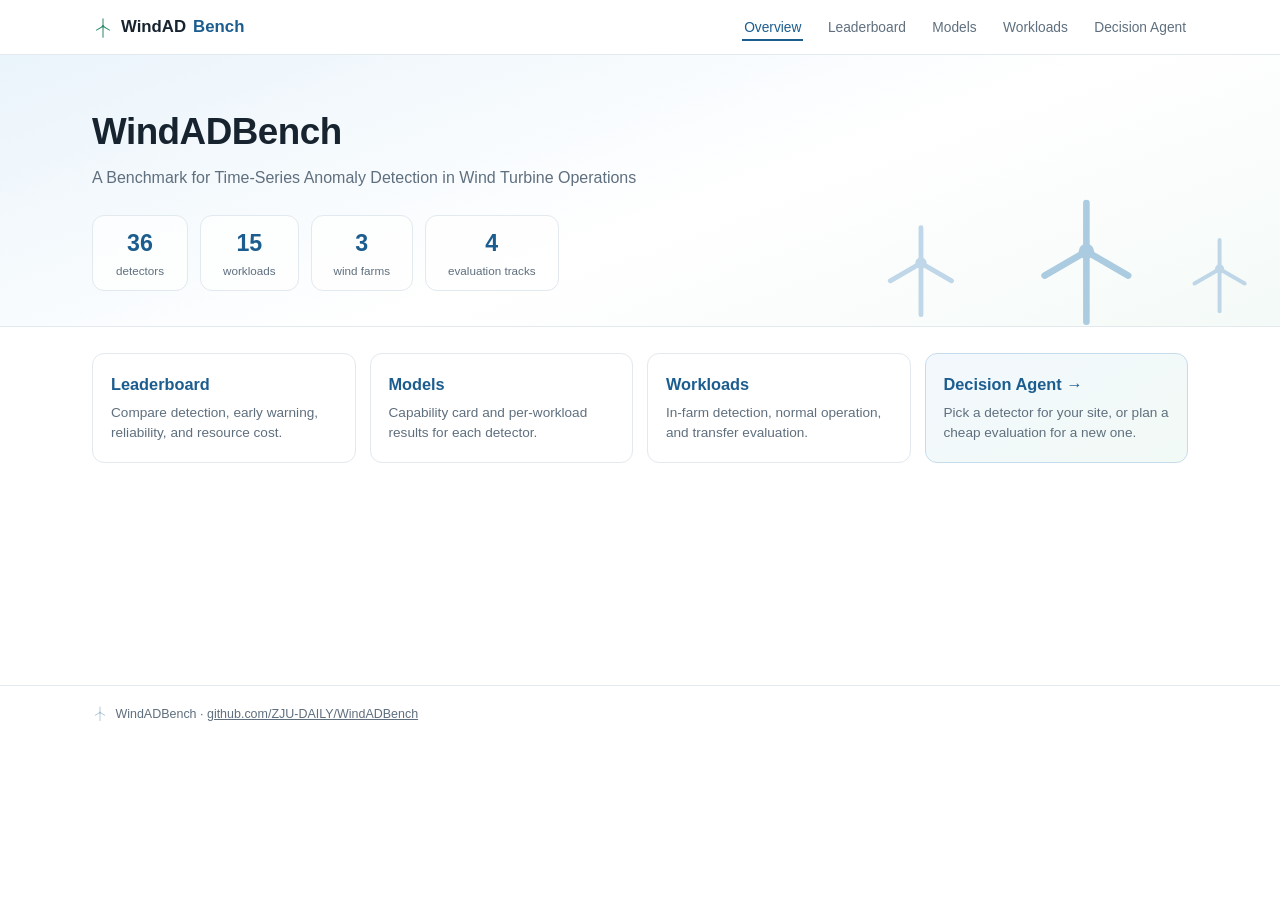
<file: website/website/index.html>
<!DOCTYPE html>
<html lang="en">
<head>
<meta charset="utf-8">
<meta name="viewport" content="width=device-width, initial-scale=1">
<title>WindADBench: A Benchmark for Time-Series Anomaly Detection in Wind Turbine Operations</title>
<link rel="stylesheet" href="style.css">
</head>
<body>

<svg width="0" height="0" style="position:absolute">
  <defs>
    <g id="turbine">
      <line x1="32" y1="30" x2="32" y2="62" stroke="currentColor" stroke-width="3" stroke-linecap="round"/>
      <g stroke="currentColor" stroke-width="3" stroke-linecap="round">
        <line x1="32" y1="30" x2="32" y2="8"/>
        <line x1="32" y1="30" x2="51" y2="41"/>
        <line x1="32" y1="30" x2="13" y2="41"/>
      </g>
      <circle cx="32" cy="30" r="3.5" fill="currentColor"/>
    </g>
  </defs>
</svg>

<nav class="topnav">
  <div class="wrap">
    <a class="brand" href="#overview">
      <svg viewBox="0 0 64 64" class="brand-ico"><use href="#turbine"/></svg>
      WindAD<span>Bench</span>
    </a>
    <div class="links" id="nav">
      <a href="#overview">Overview</a>
      <a href="#leaderboard">Leaderboard</a>
      <a href="#models">Models</a>
      <a href="#workloads">Workloads</a>
      <a href="#agent">Decision Agent</a>
    </div>
  </div>
</nav>

<main id="view-overview" class="view">
  <header class="hero">
    <svg class="hero-turbines" viewBox="0 0 300 120" aria-hidden="true">
      <g class="wt wt1"><use href="#turbine" transform="translate(20,40) scale(1.1)"/></g>
      <g class="wt wt2"><use href="#turbine" transform="translate(120,20) scale(1.5)"/></g>
      <g class="wt wt3"><use href="#turbine" transform="translate(230,50) scale(0.9)"/></g>
    </svg>
    <div class="wrap">
      <h1>WindADBench</h1>
      <p class="tagline">A Benchmark for Time-Series Anomaly Detection in Wind Turbine Operations</p>
      <div class="stats">
        <div class="stat"><b>36</b><span>detectors</span></div>
        <div class="stat"><b>15</b><span>workloads</span></div>
        <div class="stat"><b>3</b><span>wind farms</span></div>
        <div class="stat"><b>4</b><span>evaluation tracks</span></div>
      </div>
    </div>
  </header>
  <div class="wrap">
    <div class="cards entry">
      <a class="card" href="#leaderboard"><h3>Leaderboard</h3>
        <span>Compare detection, early warning, reliability, and resource cost.</span></a>
      <a class="card" href="#models"><h3>Models</h3>
        <span>Capability card and per-workload results for each detector.</span></a>
      <a class="card" href="#workloads"><h3>Workloads</h3>
        <span>In-farm detection, normal operation, and transfer evaluation.</span></a>
      <a class="card hi" href="#agent"><h3>Decision Agent →</h3>
        <span>Pick a detector for your site, or plan a cheap evaluation for a new one.</span></a>
    </div>
  </div>
</main>

<main id="view-leaderboard" class="view">
  <div class="wrap">
    <h2>Leaderboard</h2>
    <div class="fam-legend" id="lb-legend"></div>
    <div class="controls">
      <label>Track
        <select id="lb-track">
          <option value="in-farm">In-farm (T1)</option>
          <option value="normal-reliability">Normal operation (T2)</option>
          <option value="cross-turbine">Cross-turbine (T3)</option>
          <option value="cross-farm">Cross-farm (T4)</option>
        </select></label>
      <label>Workload <select id="lb-workload"></select></label>
      <label>Family <select id="lb-family"></select></label>
      <input id="lb-search" type="search" placeholder="filter models…">
    </div>
    <div class="grouptabs" id="lb-groups"></div>
    <div class="tablewrap tall"><table id="lb-table"></table></div>
    <p class="fineprint">Click a column to rank by it; top-3 highlighted.</p>
    <p class="fineprint" id="lb-note"></p>
  </div>
</main>

<main id="view-models" class="view">
  <div class="wrap">
    <h2>Model Profiles</h2>
    <div class="fam-legend" id="md-legend"></div>
    <div class="controls">
      <label>Family <select id="md-family"></select></label>
      <label class="check" style="align-self:center"><input type="checkbox" id="md-cpu"> CPU-only</label>
      <input id="md-search" type="search" placeholder="filter models…">
    </div>
    <div class="tablewrap"><table id="md-table"></table></div>
    <div id="md-detail"></div>
  </div>
</main>

<main id="view-workloads" class="view">
  <div class="wrap">
    <h2>Workload Profiles</h2>
    <p class="note small">Each workload is a versioned ⟨farm, turbine-set, event-set⟩ task.
    Click a row for its local top models.</p>
    <div class="tablewrap"><table id="wl-table"></table></div>
    <div id="wl-detail"></div>
  </div>
</main>

<main id="view-agent" class="view">
  <div class="wrap">
    <div class="page-head">
      <h2>Decision Agent</h2>
      <button class="btn ghost small" id="llm-open">Explanations…</button>
    </div>
    <p class="lede">Two deterministic policies read the published evidence matrix.
      <b>D2M</b> uses transfer evidence to recommend a detector portfolio.
      <b>M2B</b> uses measured workloads to complete a detector's performance card and plan further evaluation.
      Both use the paper's evidence snapshot and fitted statistical models;
      the optional language model only puts the result into words, it never changes it.</p>

    <div class="da-tabs" id="da-tabs">
      <button class="da-tab active" data-t="d2m">D2M · Which detector for my site?</button>
      <button class="da-tab" data-t="m2b">M2B · How should I evaluate my detector?</button>
    </div>

    <section id="da-d2m" class="da-pane active">
      <div class="da-form">
        <div class="field-row">
          <label>Target farm
            <select id="nd-target"><option value="A">Farm A</option><option value="B">Farm B</option><option value="C">Farm C</option></select></label>
        </div>
        <div class="field-row preset-row">
          <span class="row-label">Priority</span>
          <div class="presets" id="nd-presets"></div>
        </div>
        <details class="adv">
          <summary>Advanced — custom weights and hard constraints</summary>
          <div class="adv-grid">
            <div>
              <h4>Dimension weights</h4>
              <div id="nd-sliders"></div>
            </div>
            <div>
              <h4>Hard constraints</h4>
              <label class="check"><input type="checkbox" id="nd-cpu"> CPU-only site</label>
              <label class="inline">Max false alarms / turbine-day <input type="number" id="nd-fa" min="0" step="0.5" placeholder="none"></label>
              <label class="inline">Max normal-point FPR <input type="number" id="nd-fpr" min="0" max="1" step="0.01" placeholder="none"></label>
            </div>
          </div>
        </details>
      </div>
      <div id="nd-out" class="da-result"></div>
    </section>

    <section id="da-m2b" class="da-pane">
      <ol class="steps">
        <li class="step">
          <div class="step-head"><span class="step-n">1</span>
            <h3>Follow the active evaluation plan</h3></div>
          <p class="note small" id="nm-lede"></p>
          <div class="plan-grid">
            <ol class="order" id="nm-order"></ol>
            <div id="nm-chart"></div>
          </div>
        </li>
        <li class="step">
          <div class="step-head"><span class="step-n">2</span>
            <h3>Enter what you measured</h3></div>
          <p class="note small">Enter one row per measured workload, including its resource measurements.
            Delay and MTBFA use hours; fit and inference times use seconds.</p>
          <div id="nm-rows"></div>
          <div class="rowbtns">
            <button class="btn small" id="nm-add">+ add workload</button>
            <button class="btn primary small" id="nm-run">Position my detector</button>
          </div>
        </li>
        <li class="step">
          <div class="step-head"><span class="step-n">3</span>
            <h3>Read the position</h3></div>
          <div id="nm-out" class="da-result"></div>
        </li>
      </ol>
    </section>
  </div>
</main>

<dialog id="llm-dialog">
  <form method="dialog" class="llm-form">
    <h3>Explanation settings</h3>
    <p class="note small">The agent's decisions are computed locally and never depend on a
      language model. If you supply an <b>OpenAI-compatible</b> endpoint, the site can additionally
      generate a written explanation of a result. Your key is kept in this browser's
      <code>localStorage</code>, sent only to the endpoint you name, and never to us.</p>
    <label class="stack">Base URL
      <input type="url" id="llm-url" placeholder="https://api.deepseek.com/v1" autocomplete="off"></label>
    <label class="stack">API key
      <input type="password" id="llm-key" placeholder="sk-…" autocomplete="off"></label>
    <label class="stack">Model
      <input type="text" id="llm-model" placeholder="deepseek-chat" autocomplete="off"></label>
    <p class="fineprint" id="llm-resolved"></p>
    <div class="rowbtns">
      <button class="btn primary small" id="llm-save" value="save">Save</button>
      <button class="btn small" id="llm-test" type="button">Test connection</button>
      <button class="btn small" id="llm-clear" type="button">Clear</button>
      <button class="btn ghost small" value="cancel" formnovalidate>Close</button>
    </div>
    <p class="llm-status" id="llm-status"></p>
  </form>
</dialog>

<footer><div class="wrap">
  <svg viewBox="0 0 64 64" class="foot-ico"><use href="#turbine"/></svg>
  WindADBench ·
  <a href="https://github.com/ZJU-DAILY/WindADBench">github.com/ZJU-DAILY/WindADBench</a>
</div></footer>

<script src="data.js"></script>
<script src="agent_data.js"></script>
<script src="core.js"></script>
<script src="views.js"></script>
<script src="policy.js"></script>
<script src="explain.js"></script>
<script src="agent.js"></script>
<script src="app.js"></script>
</body>
</html>
</file>
<file: website/website/style.css>
:root {
  --ink: #17242f;
  --muted: #5f6f7e;
  --accent: #1c5d8f;
  --accent-2: #2e8d68;
  --sky-1: #eaf4fb;
  --sky-2: #f4faf7;
  --line: #e2e9ef;
  --bg-alt: #f6f9fb;
  --card: #ffffff;
  --warn: #a15c00;
  --danger: #a3323f;
  --radius: 12px;
  --shadow: 0 2px 14px rgba(28, 93, 143, .08);
  font-size: 16px;
}
* { box-sizing: border-box; }
body {
  margin: 0; color: var(--ink);
  font-family: -apple-system, "Segoe UI", Helvetica, Arial, sans-serif;
  line-height: 1.55; background: #fff;
}
.wrap { max-width: 1140px; margin: 0 auto; padding: 0 22px; }
h1 { font-size: 2.3rem; margin: 0 0 .4rem; letter-spacing: -0.5px; }
h2 { font-size: 1.45rem; margin: 0 0 1rem; padding-top: 2rem; letter-spacing: -0.3px; }
h2::after { content: ""; display: block; width: 44px; height: 3px; border-radius: 2px;
  background: linear-gradient(90deg, var(--accent), var(--accent-2)); margin-top: 8px; }
h3 { font-size: 1.02rem; margin: 0 0 .6rem; }
h4 { font-size: .78rem; margin: 1rem 0 .35rem; text-transform: uppercase; letter-spacing: .07em; color: var(--muted); }
.note { color: var(--muted); max-width: 64rem; }
.small { font-size: .84rem; }
.fineprint { color: var(--muted); font-size: .78rem; margin-top: .8rem; }
.muted { color: var(--muted); }
code { font-size: .86em; background: var(--bg-alt); border-radius: 4px; padding: 0 4px; }

.topnav { position: sticky; top: 0; z-index: 50; background: rgba(255,255,255,.94);
  backdrop-filter: blur(8px); border-bottom: 1px solid var(--line); }
.topnav .wrap { display: flex; align-items: center; justify-content: space-between; height: 54px; }
.brand { font-weight: 700; font-size: 1.05rem; color: var(--ink); text-decoration: none;
  display: flex; align-items: center; gap: 7px; }
.brand span { color: var(--accent); }
.brand-ico { width: 22px; height: 22px; color: var(--accent-2); }
.links a { color: var(--muted); text-decoration: none; font-size: .86rem; margin-left: 18px;
  padding: 4px 2px; border-bottom: 2px solid transparent; }
.links a.active, .links a:hover { color: var(--accent); border-bottom-color: var(--accent); }

.view { display: none; min-height: 70vh; padding-bottom: 3rem; }
.view.active { display: block; }
.page-head { display: flex; align-items: baseline; justify-content: space-between; gap: 16px; }
.page-head h2 { margin-bottom: .6rem; }
.lede { color: var(--muted); font-size: .9rem; max-width: 58rem; margin: 0 0 1.4rem; }
.lede b { color: var(--ink); }

.hero { position: relative; overflow: hidden; padding: 3rem 0 2.2rem; margin-bottom: 1.6rem;
  border-bottom: 1px solid var(--line);
  background: linear-gradient(160deg, var(--sky-1) 0%, #ffffff 55%, var(--sky-2) 100%); }
.hero .wrap { position: relative; z-index: 1; }
.hero-turbines { position: absolute; right: 0; bottom: -6px; width: min(440px, 46vw);
  color: #b9d3e6; opacity: .9; }
.wt { animation: sway 5.5s ease-in-out infinite; transform-origin: center bottom; }
.wt2 { animation-delay: 1.2s; color: #a3c6de; }
.wt3 { animation-delay: 2.4s; }
@keyframes sway { 0%,100% { transform: translateY(0) } 50% { transform: translateY(-3px) } }
@media (prefers-reduced-motion: reduce) { .wt { animation: none; } }
.tagline { font-size: 1rem; color: var(--muted); max-width: 38rem; margin: 0 0 1.5rem; }
.stats { display: flex; flex-wrap: wrap; gap: 12px; }
.stat { display: flex; flex-direction: column; align-items: center; gap: 0;
  background: rgba(255,255,255,.72); border: 1px solid var(--line); border-radius: var(--radius);
  padding: 10px 22px; min-width: 96px; }
.stat b { display: block; font-size: 1.45rem; color: var(--accent); font-variant-numeric: tabular-nums; }
.stat span { font-size: .73rem; color: var(--muted); }

.cards { display: grid; grid-template-columns: repeat(auto-fit, minmax(230px, 1fr)); gap: 14px; }
.card { background: var(--card); border: 1px solid var(--line); border-radius: var(--radius);
  padding: 18px; color: var(--ink); text-decoration: none;
  transition: transform .15s, box-shadow .15s, border-color .15s; }
.card span { display: block; font-size: .85rem; line-height: 1.5; color: var(--muted); }
a.card:hover { border-color: var(--accent); box-shadow: var(--shadow); transform: translateY(-2px); }
.card h3 { margin: 0 0 .35rem; color: var(--accent); }
.card.hi { background: linear-gradient(150deg, #f2f8fd, #f2faf6); border-color: #c6dcec; }

.controls { display: flex; flex-wrap: wrap; gap: 14px; align-items: end; margin: 1rem 0 .6rem; }
.controls label { font-size: .76rem; color: var(--muted); display: flex; flex-direction: column; gap: 4px; }
select, input[type=search], input[type=number], input[type=text], input[type=url], input[type=password] {
  font: inherit; font-size: .85rem; padding: 6px 9px; border: 1px solid var(--line);
  border-radius: 8px; background: #fff; color: var(--ink); }
select:focus, input:focus { outline: 2px solid #bcd7ea; outline-offset: 0; }
.grouptabs { display: flex; flex-wrap: wrap; gap: 6px; margin: 0 0 10px; }
.gtab { font: inherit; font-size: .8rem; padding: 5px 14px; border: 1px solid var(--line);
  border-radius: 16px; background: #fff; cursor: pointer; color: var(--muted); }
.gtab.active { background: var(--accent); border-color: var(--accent); color: #fff; }

.tablewrap { overflow: auto; border: 1px solid var(--line); border-radius: 10px; background: #fff; }
.tablewrap.tall { max-height: 66vh; }
table { border-collapse: collapse; width: 100%; font-size: .83rem; background: #fff; }
th, td { padding: 6px 10px; text-align: right; border-bottom: 1px solid var(--line); white-space: nowrap; }
th:first-child, td:first-child, th:nth-child(2), td:nth-child(2), th:nth-child(3), td:nth-child(3) { text-align: left; }
th { background: var(--bg-alt); cursor: pointer; user-select: none; position: sticky; top: 0; z-index: 2; }
th.sorted { color: var(--accent); }
tbody tr:hover { background: #f1f7fb; }
tr.click { cursor: pointer; }
td.best { font-weight: 700; color: var(--accent-2); }
td.rank { color: var(--muted); }
tr.top1 td.rank::after { content: " 🥇"; } tr.top2 td.rank::after { content: " 🥈"; }
tr.top3 td.rank::after { content: " 🥉"; }
table.mini th, table.mini td { padding: 4px 8px; font-size: .8rem; }
.pct { color: var(--accent); font-variant-numeric: tabular-nums; }

.chip { display: inline-block; padding: 1px 8px; border-radius: 10px; font-size: .7rem; color: #fff; }
.fam-legend { display: flex; flex-wrap: wrap; gap: 6px 16px; margin: .2rem 0 .4rem;
  font-size: .78rem; color: var(--muted); }
.fam-legend .leg { display: inline-flex; align-items: center; gap: 5px; }
.f-NL { background:#6c757d; } .f-ML { background:#2e8d68; } .f-DL { background:#1c5d8f; }
.f-LLM { background:#8e44ad; } .f-TSP { background:#b26a00; } .f-DLLM { background:#a83250; }
.tag { display: inline-block; font-size: .68rem; border: 1px solid var(--line); border-radius: 4px;
  padding: 0 6px; color: var(--muted); margin-left: 6px; }
.tag.ok { color: var(--accent-2); border-color: #bcd9cb; background: #f0f8f4; }
.flag { display: inline-block; font-size: .68rem; color: var(--warn); border: 1px solid #e7c690;
  background: #fdf6e9; border-radius: 4px; padding: 0 6px; margin-left: 6px; vertical-align: middle; }
.star { color: var(--accent-2); }

.panel { background: var(--card); border: 1px solid var(--line); border-radius: var(--radius); padding: 18px; }
.panel.detail { margin-top: 14px; border-color: #cdd9e4; box-shadow: var(--shadow); }
.detail-head { display: flex; align-items: baseline; justify-content: space-between; gap: 14px; }
.detail-grid { display: grid; grid-template-columns: 1fr 1.4fr; gap: 18px; }

.dimbars { margin-top: 10px; }
.dimbar { display: grid; grid-template-columns: 104px 1fr 36px; gap: 8px; align-items: center;
  font-size: .75rem; color: var(--muted); margin: 3px 0; }
.bar { height: 8px; background: #e8edf2; border-radius: 4px; overflow: hidden; display: inline-block; }
.bar.wide { width: 110px; vertical-align: middle; }
.bar i { display: block; height: 100%; border-radius: 4px;
  background: linear-gradient(90deg, var(--accent), #3f7fae); }

.rec-list { list-style: none; margin: 8px 0; padding: 0; font-size: .87rem; }
.rec-list li { padding: 6px 4px; border-bottom: 1px dashed var(--line);
  display: flex; justify-content: space-between; align-items: center; gap: 8px; flex-wrap: wrap; }
.checklist { font-size: .85rem; padding-left: 1.3rem; margin: .3rem 0; }
.checklist li { margin: 4px 0; }
details { font-size: .85rem; }
summary { cursor: pointer; }

.presets { display: flex; flex-wrap: wrap; gap: 8px; }
.preset { border: 1px solid var(--line); border-radius: 16px; background: #fff; padding: 5px 12px;
  font-size: .79rem; cursor: pointer; color: var(--ink); font-family: inherit; }
.preset.active { background: var(--accent); border-color: var(--accent); color: #fff; }
.slider-row { display: grid; grid-template-columns: 92px 1fr 44px; align-items: center;
  gap: 10px; margin: 6px 0; font-size: .83rem; }
input[type=range] { accent-color: var(--accent); width: 100%; }
label.check { display: block; font-size: .85rem; margin: 6px 0; }
label.inline { display: flex; justify-content: space-between; align-items: center;
  gap: 10px; font-size: .83rem; margin: 6px 0; color: var(--muted); }
label.inline input, label.inline select { width: 120px; }
label.stack { display: flex; flex-direction: column; gap: 4px; font-size: .78rem;
  color: var(--muted); margin: 10px 0 0; }

.rowbtns { display: flex; gap: 10px; margin: 12px 0 0; flex-wrap: wrap; }
.btn { display: inline-block; padding: 8px 16px; border: 1px solid var(--accent); border-radius: 8px;
  color: var(--accent); text-decoration: none; font-size: .86rem; background: #fff;
  cursor: pointer; font-family: inherit; }
.btn.primary { background: var(--accent); color: #fff; }
.btn.ghost { border-color: var(--line); color: var(--muted); }
.btn.small { padding: 5px 12px; font-size: .8rem; }
.btn:hover:not(:disabled) { filter: brightness(1.08); border-color: var(--accent); color: var(--accent); }
.btn.primary:hover { color: #fff; }
.btn:disabled { opacity: .55; cursor: progress; }

.da-tabs { display: flex; gap: 8px; margin: 0 0 16px; }
.da-tab { font: inherit; font-size: .88rem; padding: 9px 18px; cursor: pointer;
  border: 1px solid var(--line); border-radius: 10px; background: #fff; color: var(--muted); }
.da-tab.active { background: var(--accent); border-color: var(--accent); color: #fff;
  box-shadow: var(--shadow); }
.da-pane { display: none; }
.da-pane.active { display: block; }

.da-form { background: var(--bg-alt); border: 1px solid var(--line); border-radius: var(--radius);
  padding: 14px 16px; }
.field-row { display: flex; flex-wrap: wrap; gap: 10px 18px; align-items: center; }
.field-row + .field-row { margin-top: 12px; padding-top: 12px; border-top: 1px solid var(--line); }
.field-row > label { display: inline-flex; align-items: center; gap: 8px;
  font-size: .8rem; color: var(--muted); }
.field-row input[type=number] { width: 92px; }
.row-label { font-size: .8rem; color: var(--muted); }
.adv { margin-top: 12px; padding-top: 10px; border-top: 1px solid var(--line); }
.adv > summary { font-size: .8rem; color: var(--accent); }
.adv-grid { display: grid; grid-template-columns: 1fr 1.1fr; gap: 24px; margin-top: 6px; }

.da-result { margin-top: 18px; }
.verdict { border: 1px solid #c6dcec; border-radius: var(--radius); padding: 16px 18px;
  background: linear-gradient(160deg, #f4f8fc, #f6fbf8); }
.verdict.warn { border-color: #e7cfa4; background: linear-gradient(160deg, #fdf8ee, #fdfbf6); }
.verdict-head { display: flex; align-items: center; justify-content: space-between;
  gap: 12px; flex-wrap: wrap; }
.verdict .name { font-size: 1.25rem; font-weight: 700; margin: 2px 0 4px; }
.verdict-sub { font-size: .82rem; color: var(--muted); margin: 0 0 4px; }
.verdict-note { font-size: .84rem; color: var(--warn); margin: 6px 0 0; }
.klabel { font-size: .7rem; text-transform: uppercase; letter-spacing: .08em; color: var(--muted); }
.conf { font-size: .72rem; border-radius: 20px; padding: 2px 10px; border: 1px solid var(--line);
  color: var(--muted); background: #fff; white-space: nowrap; }
.conf-high { color: var(--accent-2); border-color: #bcd9cb; background: #f0f8f4; }
.conf-medium { color: var(--warn); border-color: #e7c690; background: #fdf6e9; }
.conf-low { color: var(--danger); border-color: #e2b4ba; background: #fdf1f2; }

.explain-out { margin: 14px 0 0; }
.explain-text { font-size: .88rem; line-height: 1.65; margin: 10px 0 0;
  border-left: 3px solid var(--accent-2); background: var(--sky-2);
  border-radius: 0 8px 8px 0; padding: 10px 14px; white-space: pre-wrap; }
.explain-text.hint { border-left-color: #cdd9e4; background: var(--bg-alt); color: var(--muted); }
.explain-text.error { border-left-color: #d9a2aa; background: #fdf1f2; color: var(--danger); }

.fold { margin-top: 14px; border: 1px solid var(--line); border-radius: 10px; padding: 10px 14px; }
.fold > summary { font-size: .84rem; color: var(--accent); }
.fold[open] > summary { margin-bottom: 6px; }
.excl { max-height: 160px; overflow: auto; line-height: 1.7; }

.steps { list-style: none; margin: 0; padding: 0; }
.step { border: 1px solid var(--line); border-radius: var(--radius); padding: 16px 18px;
  margin-bottom: 14px; background: var(--card); }
.step-head { display: flex; align-items: center; gap: 10px; }
.step-head h3 { margin: 0; }
.step-n { display: inline-flex; align-items: center; justify-content: center;
  width: 22px; height: 22px; border-radius: 50%; background: var(--accent); color: #fff;
  font-size: .76rem; font-weight: 700; flex: none; }
.plan-grid { display: grid; grid-template-columns: 1fr 1.15fr; gap: 22px; align-items: start; }

.order { list-style: none; padding: 0; margin: .4rem 0 0; font-size: .84rem; }
.order li { display: grid; grid-template-columns: 22px 1fr auto auto; align-items: baseline;
  gap: 10px; padding: 3px 8px; border-radius: 6px; }
.order li.active-step { background: var(--sky-2); }
.ord-n { color: var(--muted); font-size: .74rem; font-variant-numeric: tabular-nums; }
.ord-w { font-weight: 500; }
.ord-c, .ord-r { color: var(--muted); font-size: .76rem; font-variant-numeric: tabular-nums;
  text-align: right; }
.ord-r.met { color: var(--accent-2); font-weight: 600; }
#nm-chart svg { width: 100%; height: auto; display: block; }

.nm-row { display: grid; grid-template-columns: 1fr auto; gap: 10px; margin: 12px 0; padding: 12px; border: 1px solid var(--line); border-radius: 8px; }
.nm-row > select { grid-column: 1 / -1; }
.nm-fields { display: grid; grid-template-columns: repeat(5, minmax(0, 1fr)); gap: 10px; grid-column: 1 / -1; }
.nm-fields label { display: flex; flex-direction: column; gap: 4px; min-width: 0; font-size: .75rem; color: var(--muted); }
.nm-remove { justify-self: start; }
.nm-row input { min-width: 0; padding: 6px 6px; font-size: .78rem; }

#llm-dialog { border: 1px solid var(--line); border-radius: var(--radius); padding: 0;
  max-width: 480px; width: calc(100% - 32px); box-shadow: 0 12px 40px rgba(23,36,47,.22); }
#llm-dialog::backdrop { background: rgba(23,36,47,.32); }
.llm-form { padding: 20px 22px 18px; }
.llm-form h3 { margin-bottom: .5rem; }
.llm-form input { width: 100%; }
.llm-status { font-size: .8rem; margin: 10px 0 0; color: var(--muted); min-height: 1.2em; }
.llm-status.ok { color: var(--accent-2); }
.llm-status.error { color: var(--danger); }

footer { border-top: 1px solid var(--line); padding: 1.2rem 0 2rem; color: var(--muted); font-size: .78rem; }
footer a { color: var(--muted); }
.foot-ico { width: 16px; height: 16px; color: #9db8cc; vertical-align: -3px; margin-right: 4px; }

@media (max-width: 900px) {
  .detail-grid, .adv-grid, .plan-grid { grid-template-columns: 1fr; }
  .hero-turbines { display: none; }
  .links a { margin-left: 9px; font-size: .78rem; }
  .nm-fields { grid-template-columns: repeat(2, minmax(0, 1fr)); }
  .da-tabs { flex-direction: column; }
  .page-head { flex-direction: column; align-items: flex-start; gap: 4px; }
}
</file>
